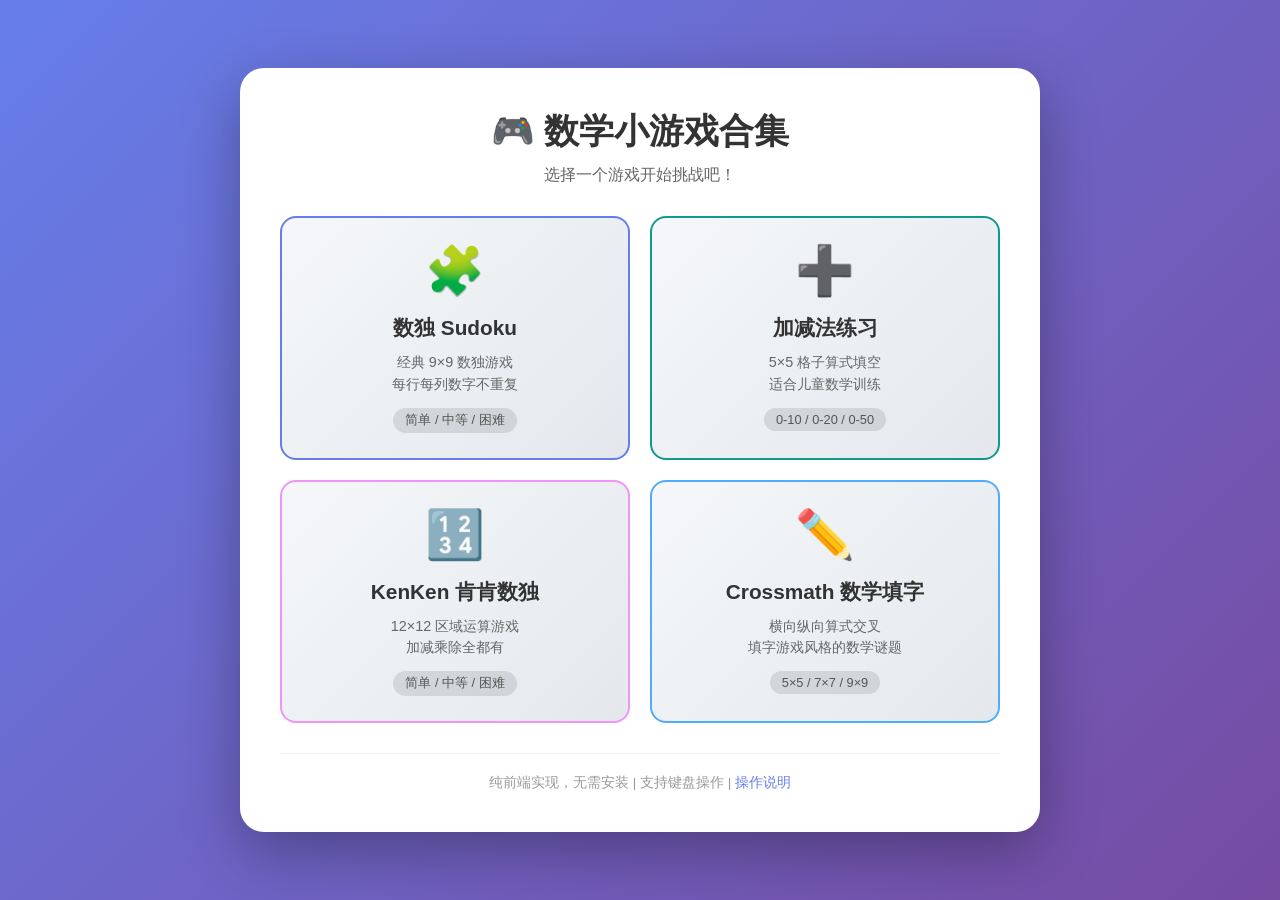
<file: index.html>
<!DOCTYPE html>
<html lang="zh-CN">
<head>
    <meta charset="UTF-8">
    <meta name="viewport" content="width=device-width, initial-scale=1.0">
    <title>数学小游戏合集</title>
    <style>
        * {
            margin: 0;
            padding: 0;
            box-sizing: border-box;
        }

        body {
            font-family: 'Segoe UI', 'PingFang SC', 'Microsoft YaHei', sans-serif;
            min-height: 100vh;
            background: linear-gradient(135deg, #667eea 0%, #764ba2 100%);
            display: flex;
            justify-content: center;
            align-items: center;
            padding: 20px;
        }

        .container {
            background: white;
            border-radius: 24px;
            padding: 40px;
            box-shadow: 0 20px 60px rgba(0, 0, 0, 0.3);
            text-align: center;
            max-width: 800px;
            width: 100%;
        }

        h1 {
            color: #333;
            font-size: 2.2rem;
            margin-bottom: 10px;
        }

        .subtitle {
            color: #666;
            font-size: 1rem;
            margin-bottom: 30px;
        }

        .games-grid {
            display: grid;
            grid-template-columns: repeat(2, 1fr);
            gap: 20px;
            margin-bottom: 30px;
        }

        .game-card {
            background: linear-gradient(135deg, #f5f7fa 0%, #e4e8ec 100%);
            border-radius: 16px;
            padding: 25px;
            cursor: pointer;
            transition: all 0.3s ease;
            border: 2px solid transparent;
            text-decoration: none;
            color: inherit;
        }

        .game-card:hover {
            transform: translateY(-5px);
            box-shadow: 0 10px 30px rgba(0, 0, 0, 0.15);
        }

        .game-card:nth-child(1) { border-color: #667eea; }
        .game-card:nth-child(1):hover { background: linear-gradient(135deg, #667eea 0%, #764ba2 100%); }
        .game-card:nth-child(1):hover * { color: white; }

        .game-card:nth-child(2) { border-color: #11998e; }
        .game-card:nth-child(2):hover { background: linear-gradient(135deg, #11998e 0%, #38ef7d 100%); }
        .game-card:nth-child(2):hover * { color: white; }

        .game-card:nth-child(3) { border-color: #f093fb; }
        .game-card:nth-child(3):hover { background: linear-gradient(135deg, #f093fb 0%, #f5576c 100%); }
        .game-card:nth-child(3):hover * { color: white; }

        .game-card:nth-child(4) { border-color: #4facfe; }
        .game-card:nth-child(4):hover { background: linear-gradient(135deg, #4facfe 0%, #00f2fe 100%); }
        .game-card:nth-child(4):hover * { color: white; }

        .game-icon {
            font-size: 3rem;
            margin-bottom: 15px;
        }

        .game-card h2 {
            color: #333;
            font-size: 1.3rem;
            margin-bottom: 10px;
        }

        .game-card p {
            color: #666;
            font-size: 0.9rem;
            line-height: 1.5;
        }

        .game-card .difficulty {
            display: inline-block;
            background: rgba(0, 0, 0, 0.1);
            padding: 4px 12px;
            border-radius: 20px;
            font-size: 0.8rem;
            margin-top: 12px;
            color: #555;
        }

        .footer {
            color: #999;
            font-size: 0.85rem;
            padding-top: 20px;
            border-top: 1px solid #eee;
        }

        .footer a {
            color: #667eea;
            text-decoration: none;
        }

        @media (max-width: 600px) {
            .container {
                padding: 25px;
            }

            h1 {
                font-size: 1.6rem;
            }

            .games-grid {
                grid-template-columns: 1fr;
            }

            .game-card {
                padding: 20px;
            }

            .game-icon {
                font-size: 2.5rem;
            }
        }
    </style>
</head>
<body>
    <div class="container">
        <h1>🎮 数学小游戏合集</h1>
        <p class="subtitle">选择一个游戏开始挑战吧！</p>

        <div class="games-grid">
            <!-- 数独 -->
            <a href="sudoku.html" class="game-card">
                <div class="game-icon">🧩</div>
                <h2>数独 Sudoku</h2>
                <p>经典 9×9 数独游戏<br>每行每列数字不重复</p>
                <span class="difficulty">简单 / 中等 / 困难</span>
            </a>

            <!-- 加减法练习 -->
            <a href="math.html" class="game-card">
                <div class="game-icon">➕</div>
                <h2>加减法练习</h2>
                <p>5×5 格子算式填空<br>适合儿童数学训练</p>
                <span class="difficulty">0-10 / 0-20 / 0-50</span>
            </a>

            <!-- KenKen -->
            <a href="kenken.html" class="game-card">
                <div class="game-icon">🔢</div>
                <h2>KenKen 肯肯数独</h2>
                <p>12×12 区域运算游戏<br>加减乘除全都有</p>
                <span class="difficulty">简单 / 中等 / 困难</span>
            </a>

            <!-- Crossmath -->
            <a href="crossmath.html" class="game-card">
                <div class="game-icon">✏️</div>
                <h2>Crossmath 数学填字</h2>
                <p>横向纵向算式交叉<br>填字游戏风格的数学谜题</p>
                <span class="difficulty">5×5 / 7×7 / 9×9</span>
            </a>
        </div>

        <div class="footer">
            <p>纯前端实现，无需安装 | 支持键盘操作 | <a href="#" onclick="showHelp(); return false;">操作说明</a></p>
        </div>
    </div>

    <script>
        function showHelp() {
            alert('🎮 操作说明：\n\n' +
                '🖱️ 鼠标操作：\n' +
                '• 点击格子选中\n' +
                '• 点击数字面板填入\n\n' +
                '⌨️ 键盘操作：\n' +
                '• 数字键 1-9：填入数字\n' +
                '• 方向键：移动选择\n' +
                '• 退格/删除键：清除\n\n' +
                '祝你游戏愉快！');
        }

        // 添加键盘快捷键
        document.addEventListener('keydown', (e) => {
            const key = e.key;
            if (key >= '1' && key <= '4') {
                const games = ['sudoku.html', 'math.html', 'kenken.html', 'crossmath.html'];
                window.location.href = games[parseInt(key) - 1];
            }
        });
    </script>
</body>
</html>
</file>
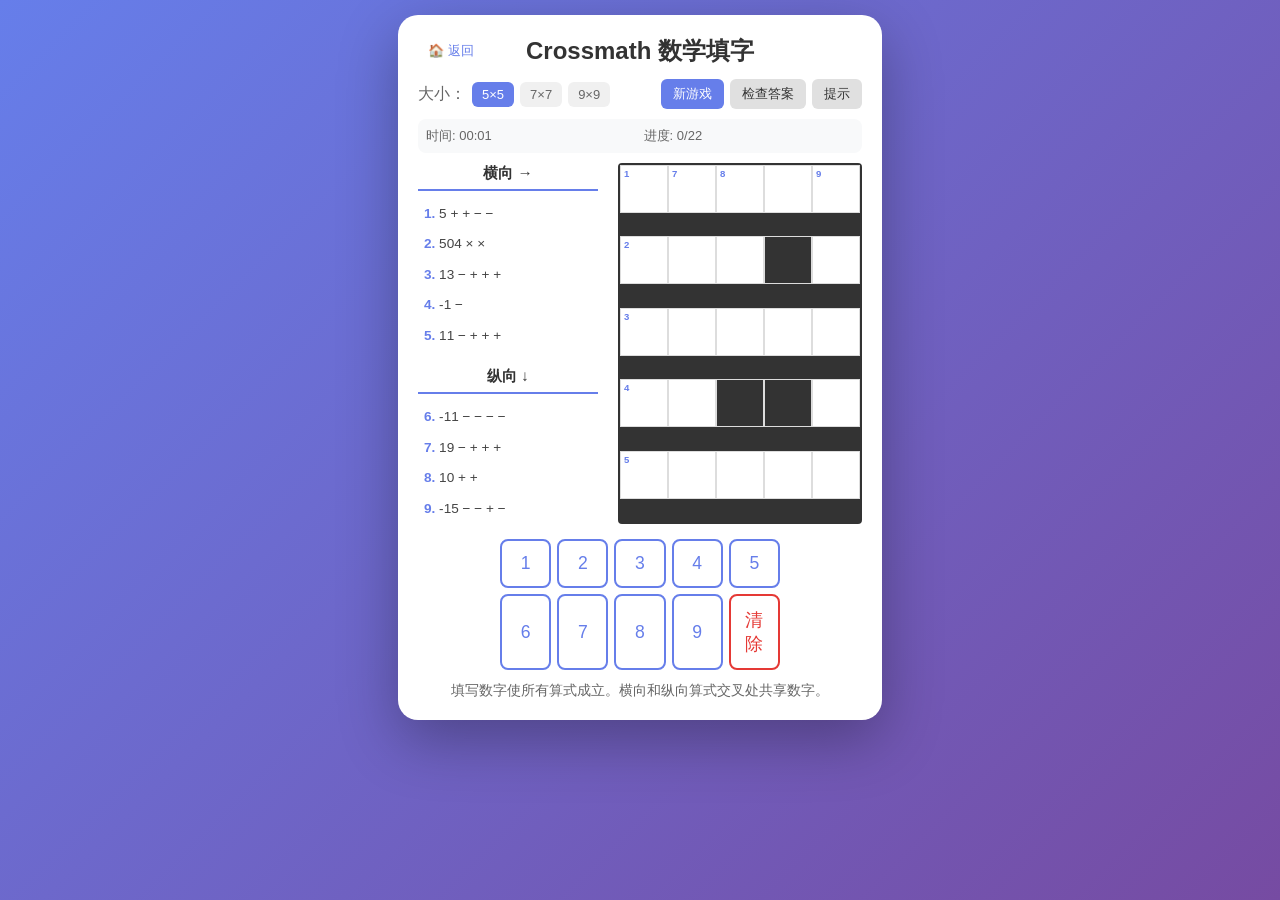
<file: crossmath.html>
<!DOCTYPE html>
<html lang="zh-CN">
<head>
    <meta charset="UTF-8">
    <meta name="viewport" content="width=device-width, initial-scale=1.0">
    <title>Crossmath 数学填字</title>
    <link rel="stylesheet" href="css/crossmath.css">
</head>
<body>
    <div class="container">
        <div class="header-row">
            <a href="home.html" class="back-btn">🏠 返回</a>
            <h1>Crossmath 数学填字</h1>
        </div>

        <!-- 控制面板 -->
        <div class="controls">
            <div class="size-selector">
                <label>大小：</label>
                <button class="btn btn-size active" data-size="5">5×5</button>
                <button class="btn btn-size" data-size="7">7×7</button>
                <button class="btn btn-size" data-size="9">9×9</button>
            </div>
            <div class="actions">
                <button class="btn btn-primary" id="newGame">新游戏</button>
                <button class="btn btn-secondary" id="checkBtn">检查答案</button>
                <button class="btn btn-secondary" id="hintBtn">提示</button>
            </div>
        </div>

        <!-- 游戏信息 -->
        <div class="game-info">
            <span id="timer">时间: 00:00</span>
            <span id="progress">进度: 0/0</span>
            <span id="status"></span>
        </div>

        <!-- 游戏主区域 -->
        <div class="game-area">
            <!-- 横向提示 -->
            <div class="clues-container">
                <div class="clues-section">
                    <h3>横向 →</h3>
                    <div class="clues-list" id="acrossClues"></div>
                </div>
                <div class="clues-section">
                    <h3>纵向 ↓</h3>
                    <div class="clues-list" id="downClues"></div>
                </div>
            </div>

            <!-- 网格 -->
            <div class="crossmath-board" id="board"></div>
        </div>

        <!-- 数字选择面板 -->
        <div class="number-pad" id="numberPad">
            <button class="num-btn" data-num="1">1</button>
            <button class="num-btn" data-num="2">2</button>
            <button class="num-btn" data-num="3">3</button>
            <button class="num-btn" data-num="4">4</button>
            <button class="num-btn" data-num="5">5</button>
            <button class="num-btn" data-num="6">6</button>
            <button class="num-btn" data-num="7">7</button>
            <button class="num-btn" data-num="8">8</button>
            <button class="num-btn" data-num="9">9</button>
            <button class="num-btn clear" data-num="0">清除</button>
        </div>

        <!-- 说明 -->
        <div class="instructions">
            <p>填写数字使所有算式成立。横向和纵向算式交叉处共享数字。</p>
        </div>
    </div>

    <script src="js/crossmath.js"></script>
</body>
</html>
</file>
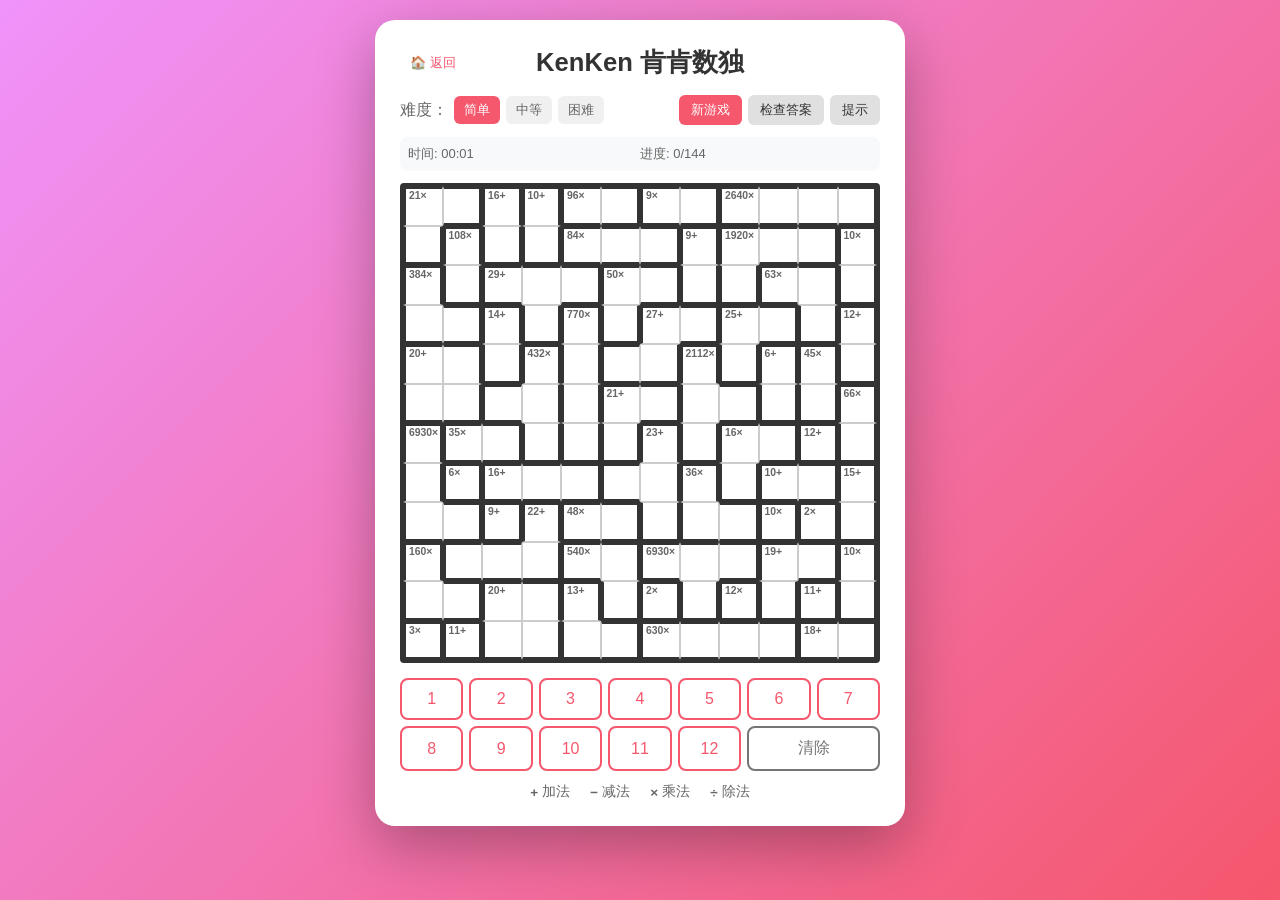
<file: kenken.html>
<!DOCTYPE html>
<html lang="zh-CN">
<head>
    <meta charset="UTF-8">
    <meta name="viewport" content="width=device-width, initial-scale=1.0">
    <title>KenKen 肯肯数独</title>
    <link rel="stylesheet" href="css/kenken.css">
</head>
<body>
    <div class="container">
        <div class="header-row">
            <a href="index.html" class="back-btn">🏠 返回</a>
            <h1>KenKen 肯肯数独</h1>
        </div>

        <!-- 控制面板 -->
        <div class="controls">
            <div class="difficulty">
                <label>难度：</label>
                <button class="btn btn-difficulty active" data-difficulty="easy">简单</button>
                <button class="btn btn-difficulty" data-difficulty="medium">中等</button>
                <button class="btn btn-difficulty" data-difficulty="hard">困难</button>
            </div>
            <div class="actions">
                <button class="btn btn-primary" id="newGame">新游戏</button>
                <button class="btn btn-secondary" id="checkBtn">检查答案</button>
                <button class="btn btn-secondary" id="hintBtn">提示</button>
            </div>
        </div>

        <!-- 游戏信息 -->
        <div class="game-info">
            <span id="timer">时间: 00:00</span>
            <span id="progress">进度: 0/144</span>
            <span id="status"></span>
        </div>

        <!-- KenKen 网格 -->
        <div class="kenken-board" id="board">
            <!-- 12x12 网格将由 JavaScript 动态生成 -->
        </div>

        <!-- 数字选择面板 -->
        <div class="number-pad" id="numberPad">
            <button class="num-btn" data-num="1">1</button>
            <button class="num-btn" data-num="2">2</button>
            <button class="num-btn" data-num="3">3</button>
            <button class="num-btn" data-num="4">4</button>
            <button class="num-btn" data-num="5">5</button>
            <button class="num-btn" data-num="6">6</button>
            <button class="num-btn" data-num="7">7</button>
            <button class="num-btn" data-num="8">8</button>
            <button class="num-btn" data-num="9">9</button>
            <button class="num-btn" data-num="10">10</button>
            <button class="num-btn" data-num="11">11</button>
            <button class="num-btn" data-num="12">12</button>
            <button class="num-btn clear" data-num="0">清除</button>
        </div>

        <!-- 运算符说明 -->
        <div class="operators-info">
            <span class="op-info"><strong>+</strong> 加法</span>
            <span class="op-info"><strong>−</strong> 减法</span>
            <span class="op-info"><strong>×</strong> 乘法</span>
            <span class="op-info"><strong>÷</strong> 除法</span>
        </div>
    </div>

    <script src="js/kenken.js"></script>
</body>
</html>
</file>
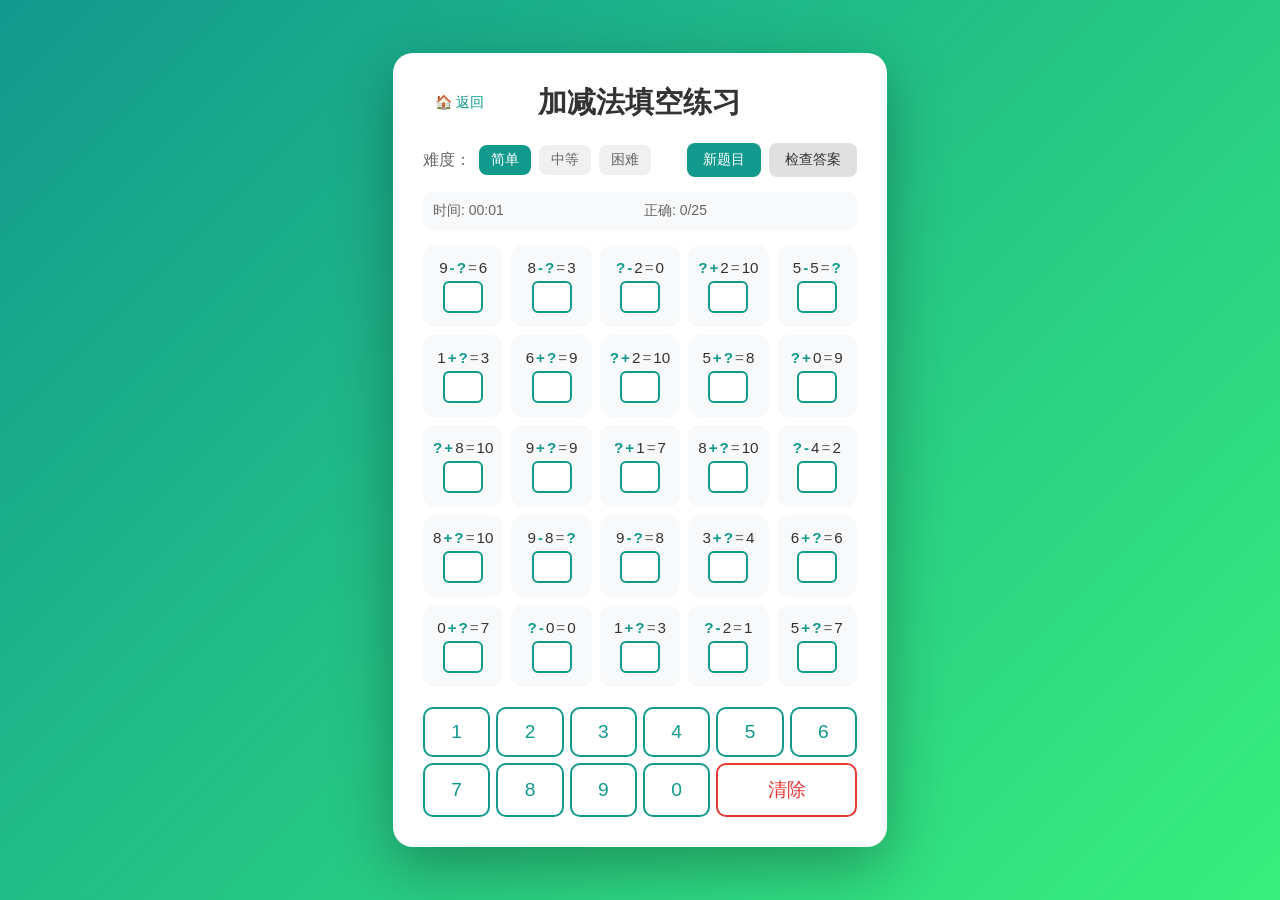
<file: math.html>
<!DOCTYPE html>
<html lang="zh-CN">
<head>
    <meta charset="UTF-8">
    <meta name="viewport" content="width=device-width, initial-scale=1.0">
    <title>加减法填空练习</title>
    <link rel="stylesheet" href="css/math.css">
</head>
<body>
    <div class="container">
        <div class="header-row">
            <a href="index.html" class="back-btn">🏠 返回</a>
            <h1>加减法填空练习</h1>
        </div>

        <!-- 控制面板 -->
        <div class="controls">
            <div class="difficulty">
                <label>难度：</label>
                <button class="btn btn-difficulty active" data-difficulty="easy">简单</button>
                <button class="btn btn-difficulty" data-difficulty="medium">中等</button>
                <button class="btn btn-difficulty" data-difficulty="hard">困难</button>
            </div>
            <div class="actions">
                <button class="btn btn-primary" id="newGame">新题目</button>
                <button class="btn btn-secondary" id="checkBtn">检查答案</button>
            </div>
        </div>

        <!-- 游戏信息 -->
        <div class="game-info">
            <span id="timer">时间: 00:00</span>
            <span id="score">正确: 0/25</span>
            <span id="status"></span>
        </div>

        <!-- 题目网格 -->
        <div class="math-board" id="board">
            <!-- 5x5 网格将由 JavaScript 动态生成 -->
        </div>

        <!-- 数字选择面板 -->
        <div class="number-pad" id="numberPad">
            <button class="num-btn" data-num="1">1</button>
            <button class="num-btn" data-num="2">2</button>
            <button class="num-btn" data-num="3">3</button>
            <button class="num-btn" data-num="4">4</button>
            <button class="num-btn" data-num="5">5</button>
            <button class="num-btn" data-num="6">6</button>
            <button class="num-btn" data-num="7">7</button>
            <button class="num-btn" data-num="8">8</button>
            <button class="num-btn" data-num="9">9</button>
            <button class="num-btn" data-num="0">0</button>
            <button class="num-btn clear" data-num="clear">清除</button>
        </div>
    </div>

    <script src="js/math.js"></script>
</body>
</html>
</file>
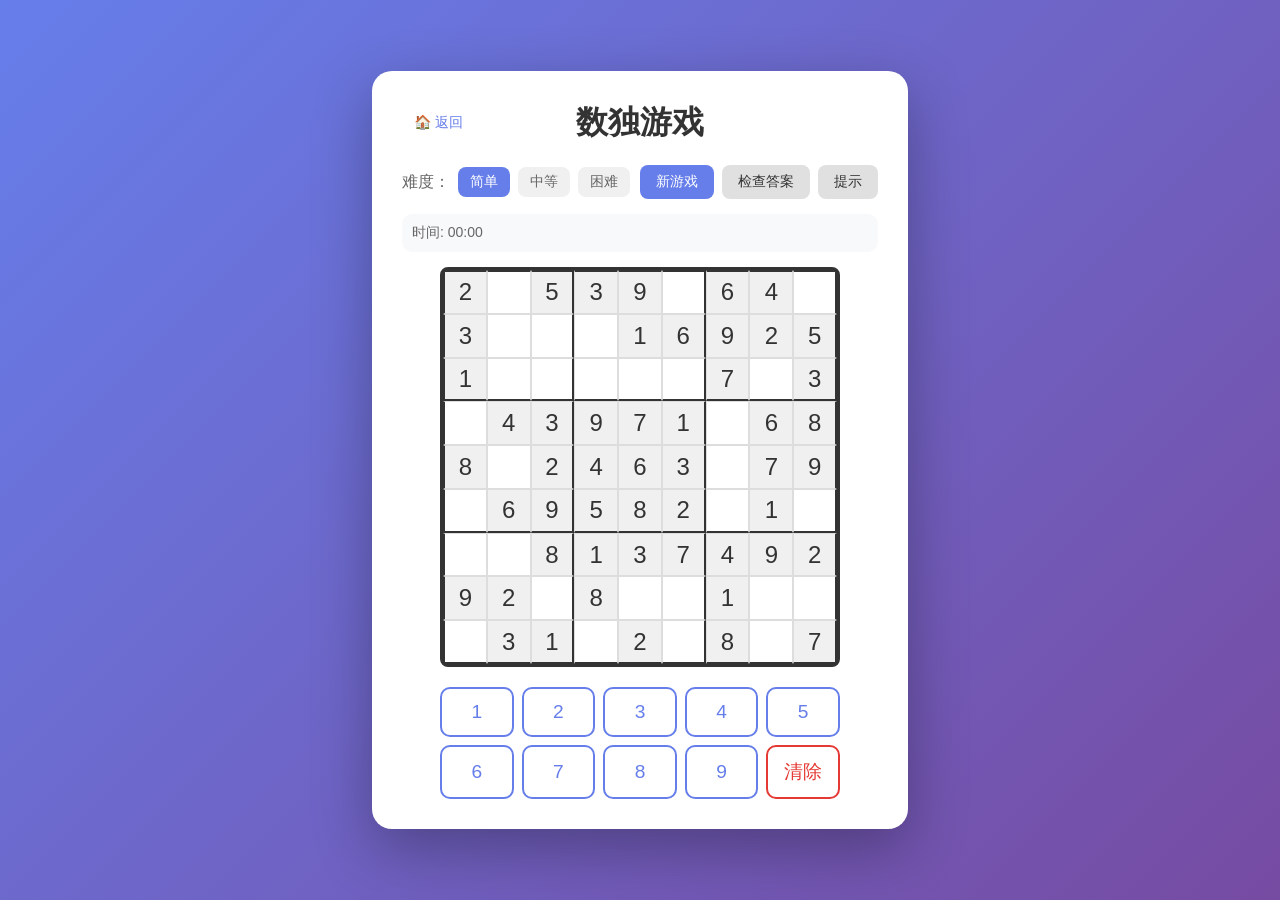
<file: sudoku.html>
<!DOCTYPE html>
<html lang="zh-CN">
<head>
    <meta charset="UTF-8">
    <meta name="viewport" content="width=device-width, initial-scale=1.0">
    <title>数独游戏</title>
    <link rel="stylesheet" href="css/style.css">
</head>
<body>
    <div class="container">
        <div class="header-row">
            <a href="index.html" class="back-btn">🏠 返回</a>
            <h1>数独游戏</h1>
        </div>

        <!-- 控制面板 -->
        <div class="controls">
            <div class="difficulty">
                <label>难度：</label>
                <button class="btn btn-difficulty active" data-difficulty="easy">简单</button>
                <button class="btn btn-difficulty" data-difficulty="medium">中等</button>
                <button class="btn btn-difficulty" data-difficulty="hard">困难</button>
            </div>
            <div class="actions">
                <button class="btn btn-primary" id="newGame">新游戏</button>
                <button class="btn btn-secondary" id="checkBtn">检查答案</button>
                <button class="btn btn-secondary" id="hintBtn">提示</button>
            </div>
        </div>

        <!-- 游戏信息 -->
        <div class="game-info">
            <span id="timer">时间: 00:00</span>
            <span id="status"></span>
        </div>

        <!-- 数独网格 -->
        <div class="sudoku-board" id="board">
            <!-- 9x9 网格将由 JavaScript 动态生成 -->
        </div>

        <!-- 数字选择面板 -->
        <div class="number-pad" id="numberPad">
            <button class="num-btn" data-num="1">1</button>
            <button class="num-btn" data-num="2">2</button>
            <button class="num-btn" data-num="3">3</button>
            <button class="num-btn" data-num="4">4</button>
            <button class="num-btn" data-num="5">5</button>
            <button class="num-btn" data-num="6">6</button>
            <button class="num-btn" data-num="7">7</button>
            <button class="num-btn" data-num="8">8</button>
            <button class="num-btn" data-num="9">9</button>
            <button class="num-btn clear" data-num="0">清除</button>
        </div>
    </div>

    <script src="js/sudoku.js"></script>
    <script src="js/game.js"></script>
</body>
</html>
</file>
<file: css/crossmath.css>
/* 基础样式 */
* {
    margin: 0;
    padding: 0;
    box-sizing: border-box;
}

body {
    font-family: 'Segoe UI', 'PingFang SC', 'Microsoft YaHei', sans-serif;
    background: linear-gradient(135deg, #667eea 0%, #764ba2 100%);
    min-height: 100vh;
    display: flex;
    justify-content: center;
    align-items: flex-start;
    padding: 15px;
}

.container {
    background: white;
    border-radius: 20px;
    padding: 20px;
    box-shadow: 0 20px 60px rgba(0, 0, 0, 0.3);
    text-align: center;
    max-width: 100%;
}

.header-row {
    display: flex;
    align-items: center;
    justify-content: center;
    margin-bottom: 12px;
    position: relative;
}

.back-btn {
    position: absolute;
    left: 0;
    text-decoration: none;
    color: #667eea;
    font-size: 13px;
    padding: 5px 10px;
    border-radius: 6px;
    transition: all 0.3s ease;
}

.back-btn:hover {
    background: #667eea;
    color: white;
}

h1 {
    color: #333;
    margin-bottom: 0;
    font-size: 1.5rem;
}

/* 控制面板 */
.controls {
    display: flex;
    flex-wrap: wrap;
    justify-content: space-between;
    align-items: center;
    margin-bottom: 10px;
    gap: 8px;
}

.size-selector {
    display: flex;
    align-items: center;
    gap: 6px;
}

.size-selector label {
    color: #666;
    font-weight: 500;
}

.actions {
    display: flex;
    gap: 6px;
}

/* 按钮样式 */
.btn {
    padding: 6px 12px;
    border: none;
    border-radius: 6px;
    cursor: pointer;
    font-size: 13px;
    transition: all 0.3s ease;
}

.btn-primary {
    background: #667eea;
    color: white;
}

.btn-primary:hover {
    background: #5a6fd6;
}

.btn-secondary {
    background: #e0e0e0;
    color: #333;
}

.btn-secondary:hover {
    background: #d0d0d0;
}

.btn-size {
    background: #f0f0f0;
    color: #666;
    padding: 5px 10px;
}

.btn-size:hover {
    background: #e0e0e0;
}

.btn-size.active {
    background: #667eea;
    color: white;
}

/* 游戏信息 */
.game-info {
    display: flex;
    justify-content: space-between;
    margin-bottom: 10px;
    padding: 8px;
    background: #f8f9fa;
    border-radius: 8px;
    color: #666;
    font-size: 13px;
    gap: 8px;
}

#status {
    color: #667eea;
    font-weight: 500;
}

/* 游戏主区域 */
.game-area {
    display: flex;
    justify-content: center;
    gap: 20px;
    margin-bottom: 15px;
    flex-wrap: wrap;
}

/* 提示区域 */
.clues-container {
    display: flex;
    flex-direction: column;
    gap: 15px;
    min-width: 180px;
    max-width: 220px;
}

.clues-section h3 {
    color: #333;
    font-size: 0.95rem;
    margin-bottom: 8px;
    padding-bottom: 5px;
    border-bottom: 2px solid #667eea;
}

.clues-list {
    text-align: left;
    font-size: 0.85rem;
    color: #444;
    line-height: 1.8;
}

.clue-item {
    padding: 3px 6px;
    border-radius: 4px;
    cursor: pointer;
    transition: background 0.2s;
}

.clue-item:hover {
    background: #f0f0f0;
}

.clue-item.active {
    background: #e3f2fd;
}

.clue-item.solved {
    color: #4caf50;
}

.clue-number {
    font-weight: bold;
    color: #667eea;
}

/* Crossmath 网格 */
.crossmath-board {
    display: grid;
    gap: 0;
    border: 2px solid #333;
    background: #333;
    border-radius: 4px;
}

/* 单元格 */
.cell {
    width: 48px;
    height: 48px;
    display: flex;
    flex-direction: column;
    justify-content: center;
    align-items: center;
    background: white;
    cursor: pointer;
    position: relative;
    border: 1px solid #ddd;
}

/* 黑色格子 */
.cell.blocked {
    background: #333;
    cursor: default;
}

/* 单元格状态 */
.cell.selected {
    background: #fff3e0;
}

.cell.highlighted {
    background: #e8f5e9;
}

.cell.correct {
    background: #c8e6c9;
}

.cell.error {
    background: #ffcdd2;
}

.cell:hover:not(.blocked) {
    background: #f5f5f5;
}

/* 算式编号 */
.cell .equation-number {
    position: absolute;
    top: 2px;
    left: 3px;
    font-size: 0.6rem;
    font-weight: bold;
    color: #667eea;
}

/* 数字显示 */
.cell .value {
    font-size: 1.3rem;
    font-weight: 600;
    color: #333;
}

/* 数字选择面板 */
.number-pad {
    display: grid;
    grid-template-columns: repeat(5, 1fr);
    gap: 6px;
    max-width: 280px;
    margin: 0 auto 12px;
}

.num-btn {
    padding: 12px;
    font-size: 1.1rem;
    font-weight: 500;
    border: 2px solid #667eea;
    border-radius: 8px;
    background: white;
    color: #667eea;
    cursor: pointer;
    transition: all 0.2s ease;
}

.num-btn:hover {
    background: #667eea;
    color: white;
}

.num-btn.clear {
    border-color: #e53935;
    color: #e53935;
}

.num-btn.clear:hover {
    background: #e53935;
    color: white;
}

/* 说明 */
.instructions {
    color: #666;
    font-size: 0.85rem;
    margin-top: 10px;
}

/* 响应式设计 */
@media (max-width: 700px) {
    .container {
        padding: 15px;
    }

    .game-area {
        flex-direction: column;
        align-items: center;
    }

    .clues-container {
        flex-direction: row;
        max-width: 100%;
        min-width: auto;
        gap: 20px;
    }

    .clues-section {
        flex: 1;
    }

    .cell {
        width: 40px;
        height: 40px;
    }

    .cell .value {
        font-size: 1.1rem;
    }

    .controls {
        flex-direction: column;
        align-items: flex-start;
    }

    .number-pad {
        grid-template-columns: repeat(5, 1fr);
        max-width: 240px;
    }

    .num-btn {
        padding: 10px;
        font-size: 1rem;
    }
}

/* 完成动画 */
@keyframes celebrate {
    0%, 100% { transform: scale(1); }
    50% { transform: scale(1.02); }
}

.celebrate {
    animation: celebrate 0.5s ease-in-out 3;
}
</file>
<file: css/kenken.css>
/* 基础样式 */
* {
    margin: 0;
    padding: 0;
    box-sizing: border-box;
}

body {
    font-family: 'Segoe UI', 'PingFang SC', 'Microsoft YaHei', sans-serif;
    background: linear-gradient(135deg, #f093fb 0%, #f5576c 100%);
    min-height: 100vh;
    display: flex;
    justify-content: center;
    align-items: flex-start;
    padding: 20px;
}

.container {
    background: white;
    border-radius: 20px;
    padding: 25px;
    box-shadow: 0 20px 60px rgba(0, 0, 0, 0.3);
    text-align: center;
    max-width: 100%;
    overflow-x: auto;
}

.header-row {
    display: flex;
    align-items: center;
    justify-content: center;
    margin-bottom: 15px;
    position: relative;
}

.back-btn {
    position: absolute;
    left: 0;
    text-decoration: none;
    color: #f5576c;
    font-size: 13px;
    padding: 5px 10px;
    border-radius: 6px;
    transition: all 0.3s ease;
}

.back-btn:hover {
    background: #f5576c;
    color: white;
}

h1 {
    color: #333;
    margin-bottom: 0;
    font-size: 1.6rem;
}

/* 控制面板 */
.controls {
    display: flex;
    flex-wrap: wrap;
    justify-content: space-between;
    align-items: center;
    margin-bottom: 12px;
    gap: 10px;
}

.difficulty {
    display: flex;
    align-items: center;
    gap: 6px;
}

.difficulty label {
    color: #666;
    font-weight: 500;
}

.actions {
    display: flex;
    gap: 6px;
}

/* 按钮样式 */
.btn {
    padding: 6px 12px;
    border: none;
    border-radius: 6px;
    cursor: pointer;
    font-size: 13px;
    transition: all 0.3s ease;
}

.btn-primary {
    background: #f5576c;
    color: white;
}

.btn-primary:hover {
    background: #e04858;
}

.btn-secondary {
    background: #e0e0e0;
    color: #333;
}

.btn-secondary:hover {
    background: #d0d0d0;
}

.btn-difficulty {
    background: #f0f0f0;
    color: #666;
    padding: 5px 10px;
}

.btn-difficulty:hover {
    background: #e0e0e0;
}

.btn-difficulty.active {
    background: #f5576c;
    color: white;
}

/* 游戏信息 */
.game-info {
    display: flex;
    justify-content: space-between;
    margin-bottom: 12px;
    padding: 8px;
    background: #f8f9fa;
    border-radius: 8px;
    color: #666;
    font-size: 13px;
    gap: 8px;
}

#status {
    color: #f5576c;
    font-weight: 500;
}

/* KenKen 网格 */
.kenken-board {
    display: grid;
    grid-template-columns: repeat(12, 1fr);
    grid-template-rows: repeat(12, 1fr);
    width: 480px;
    height: 480px;
    margin: 0 auto 15px;
    border: 3px solid #333;
    border-radius: 4px;
    background: white;
}

.cell {
    display: flex;
    flex-direction: column;
    justify-content: center;
    align-items: center;
    font-size: 1.1rem;
    font-weight: 500;
    cursor: pointer;
    border: 1px solid #ccc;
    transition: background-color 0.15s ease;
    position: relative;
    background: white;
}

/* 区域目标提示（左上角） */
.cell .cage-target {
    position: absolute;
    top: 2px;
    left: 3px;
    font-size: 0.65rem;
    font-weight: bold;
    color: #666;
    line-height: 1;
}

/* 单元格状态 */
.cell.selected {
    background: #fff3e0;
}

.cell.highlighted {
    background: #fce4ec;
}

.cell.conflict {
    background: #ffcdd2;
    color: #c62828;
}

.cell.correct {
    background: #c8e6c9;
}

.cell:hover:not(.correct):not(.conflict) {
    background: #f5f5f5;
}

/* 数字显示 */
.cell .value {
    font-size: 1.1rem;
    font-weight: 600;
    color: #333;
}

/* 数字选择面板 */
.number-pad {
    display: grid;
    grid-template-columns: repeat(7, 1fr);
    gap: 6px;
    max-width: 480px;
    margin: 0 auto 12px;
}

.num-btn {
    padding: 10px 5px;
    font-size: 1rem;
    font-weight: 500;
    border: 2px solid #f5576c;
    border-radius: 8px;
    background: white;
    color: #f5576c;
    cursor: pointer;
    transition: all 0.2s ease;
}

.num-btn:hover {
    background: #f5576c;
    color: white;
}

.num-btn.clear {
    border-color: #757575;
    color: #757575;
    grid-column: span 2;
}

.num-btn.clear:hover {
    background: #757575;
    color: white;
}

/* 运算符说明 */
.operators-info {
    display: flex;
    justify-content: center;
    gap: 20px;
    color: #666;
    font-size: 0.85rem;
}

.op-info {
    display: flex;
    align-items: center;
    gap: 4px;
}

/* 区域边框样式 - 通过 JS 动态添加 */
.cell[data-border-top="true"] {
    border-top: 3px solid #333;
}

.cell[data-border-right="true"] {
    border-right: 3px solid #333;
}

.cell[data-border-bottom="true"] {
    border-bottom: 3px solid #333;
}

.cell[data-border-left="true"] {
    border-left: 3px solid #333;
}

/* 响应式设计 */
@media (max-width: 520px) {
    .container {
        padding: 15px;
    }

    .kenken-board {
        width: 340px;
        height: 340px;
    }

    .cell {
        font-size: 0.9rem;
    }

    .cell .cage-target {
        font-size: 0.55rem;
    }

    .cell .value {
        font-size: 0.9rem;
    }

    .controls {
        flex-direction: column;
        align-items: flex-start;
    }

    .number-pad {
        grid-template-columns: repeat(7, 1fr);
        max-width: 340px;
    }

    .num-btn {
        padding: 8px 4px;
        font-size: 0.85rem;
    }
}

/* 完成动画 */
@keyframes celebrate {
    0%, 100% { transform: scale(1); }
    50% { transform: scale(1.02); }
}

.celebrate {
    animation: celebrate 0.5s ease-in-out 3;
}
</file>
<file: css/math.css>
/* 基础样式 */
* {
    margin: 0;
    padding: 0;
    box-sizing: border-box;
}

body {
    font-family: 'Segoe UI', 'PingFang SC', 'Microsoft YaHei', sans-serif;
    background: linear-gradient(135deg, #11998e 0%, #38ef7d 100%);
    min-height: 100vh;
    display: flex;
    justify-content: center;
    align-items: center;
    padding: 20px;
}

.container {
    background: white;
    border-radius: 20px;
    padding: 30px;
    box-shadow: 0 20px 60px rgba(0, 0, 0, 0.3);
    text-align: center;
    min-width: fit-content;
    width: fit-content;
    max-width: 100%;
    margin: 0 auto;
}

.header-row {
    display: flex;
    align-items: center;
    justify-content: center;
    margin-bottom: 20px;
    position: relative;
}

.back-btn {
    position: absolute;
    left: 0;
    text-decoration: none;
    color: #11998e;
    font-size: 14px;
    padding: 6px 12px;
    border-radius: 6px;
    transition: all 0.3s ease;
}

.back-btn:hover {
    background: #11998e;
    color: white;
}

h1 {
    color: #333;
    margin-bottom: 0;
    font-size: 1.8rem;
}

/* 控制面板 */
.controls {
    display: flex;
    flex-wrap: wrap;
    justify-content: space-between;
    align-items: center;
    margin-bottom: 15px;
    gap: 10px;
}

.difficulty {
    display: flex;
    align-items: center;
    gap: 8px;
}

.difficulty label {
    color: #666;
    font-weight: 500;
}

.actions {
    display: flex;
    gap: 8px;
}

/* 按钮样式 */
.btn {
    padding: 8px 16px;
    border: none;
    border-radius: 8px;
    cursor: pointer;
    font-size: 14px;
    transition: all 0.3s ease;
}

.btn-primary {
    background: #11998e;
    color: white;
}

.btn-primary:hover {
    background: #0d7a6e;
}

.btn-secondary {
    background: #e0e0e0;
    color: #333;
}

.btn-secondary:hover {
    background: #d0d0d0;
}

.btn-difficulty {
    background: #f0f0f0;
    color: #666;
    padding: 6px 12px;
}

.btn-difficulty:hover {
    background: #e0e0e0;
}

.btn-difficulty.active {
    background: #11998e;
    color: white;
}

/* 游戏信息 */
.game-info {
    display: flex;
    justify-content: space-between;
    margin-bottom: 15px;
    padding: 10px;
    background: #f8f9fa;
    border-radius: 10px;
    color: #666;
    font-size: 14px;
    gap: 10px;
}

#status {
    color: #11998e;
    font-weight: 500;
}

/* 题目网格 */
.math-board {
    display: grid;
    grid-template-columns: repeat(5, minmax(80px, 1fr));
    gap: 8px;
    margin: 0 auto 20px;
    width: auto;
    max-width: 520px;
}

.math-cell {
    background: #f8f9fa;
    border-radius: 12px;
    padding: 12px 8px;
    display: flex;
    flex-direction: column;
    align-items: center;
    justify-content: center;
    cursor: pointer;
    transition: all 0.2s ease;
    min-height: 80px;
    min-width: 70px;
    border: 2px solid transparent;
}

.math-cell:hover {
    background: #e8f5e9;
}

.math-cell.selected {
    border-color: #11998e;
    background: #e8f5e9;
}

.math-cell.correct {
    background: #c8e6c9;
    border-color: #4caf50;
}

.math-cell.wrong {
    background: #ffcdd2;
    border-color: #e53935;
}

/* 算式样式 */
.equation {
    font-size: 0.95rem;
    color: #333;
    margin-bottom: 5px;
    display: flex;
    align-items: center;
    gap: 2px;
    flex-wrap: nowrap;
    white-space: nowrap;
}

.operator {
    color: #11998e;
    font-weight: bold;
}

.equals {
    color: #666;
}

/* 答案输入框 */
.answer-box {
    width: 40px;
    height: 32px;
    border: 2px solid #11998e;
    border-radius: 6px;
    font-size: 1.2rem;
    font-weight: bold;
    color: #11998e;
    background: white;
    display: flex;
    align-items: center;
    justify-content: center;
}

.answer-box.has-value {
    background: #e8f5e9;
}

/* 数字选择面板 */
.number-pad {
    display: grid;
    grid-template-columns: repeat(6, minmax(50px, 1fr));
    gap: 6px;
    width: auto;
    max-width: 520px;
    margin: 0 auto;
}

.num-btn {
    padding: 12px;
    font-size: 1.2rem;
    font-weight: 500;
    border: 2px solid #11998e;
    border-radius: 10px;
    background: white;
    color: #11998e;
    cursor: pointer;
    transition: all 0.2s ease;
}

.num-btn:hover {
    background: #11998e;
    color: white;
}

.num-btn.clear {
    border-color: #e53935;
    color: #e53935;
    grid-column: span 2;
}

.num-btn.clear:hover {
    background: #e53935;
    color: white;
}

/* 响应式设计 */
@media (max-width: 550px) {
    .container {
        padding: 15px;
    }

    .math-board {
        grid-template-columns: repeat(5, minmax(60px, 1fr));
        gap: 6px;
    }

    .math-cell {
        padding: 8px 6px;
        min-height: 65px;
        min-width: 60px;
    }

    .equation {
        font-size: 0.8rem;
    }

    .answer-box {
        width: 35px;
        height: 28px;
        font-size: 1rem;
    }

    .controls {
        flex-direction: column;
        align-items: flex-start;
    }

    .number-pad {
        grid-template-columns: repeat(6, minmax(40px, 1fr));
        gap: 4px;
    }

    .num-btn {
        padding: 8px 4px;
        font-size: 1rem;
    }
}

/* 完成动画 */
@keyframes celebrate {
    0%, 100% { transform: scale(1); }
    50% { transform: scale(1.02); }
}

.celebrate {
    animation: celebrate 0.5s ease-in-out 3;
}

/* 星星效果 */
.star {
    color: #ffc107;
    font-size: 1.5rem;
}
</file>
<file: css/style.css>
/* 基础样式 */
* {
    margin: 0;
    padding: 0;
    box-sizing: border-box;
}

body {
    font-family: 'Segoe UI', 'PingFang SC', 'Microsoft YaHei', sans-serif;
    background: linear-gradient(135deg, #667eea 0%, #764ba2 100%);
    min-height: 100vh;
    display: flex;
    justify-content: center;
    align-items: center;
    padding: 20px;
}

.container {
    background: white;
    border-radius: 20px;
    padding: 30px;
    box-shadow: 0 20px 60px rgba(0, 0, 0, 0.3);
    text-align: center;
}

.header-row {
    display: flex;
    align-items: center;
    justify-content: center;
    margin-bottom: 20px;
    position: relative;
}

.back-btn {
    position: absolute;
    left: 0;
    text-decoration: none;
    color: #667eea;
    font-size: 14px;
    padding: 6px 12px;
    border-radius: 6px;
    transition: all 0.3s ease;
}

.back-btn:hover {
    background: #667eea;
    color: white;
}

h1 {
    color: #333;
    margin-bottom: 0;
    font-size: 2rem;
}

/* 控制面板 */
.controls {
    display: flex;
    flex-wrap: wrap;
    justify-content: space-between;
    align-items: center;
    margin-bottom: 15px;
    gap: 10px;
}

.difficulty {
    display: flex;
    align-items: center;
    gap: 8px;
}

.difficulty label {
    color: #666;
    font-weight: 500;
}

.actions {
    display: flex;
    gap: 8px;
}

/* 按钮样式 */
.btn {
    padding: 8px 16px;
    border: none;
    border-radius: 8px;
    cursor: pointer;
    font-size: 14px;
    transition: all 0.3s ease;
}

.btn-primary {
    background: #667eea;
    color: white;
}

.btn-primary:hover {
    background: #5a6fd6;
}

.btn-secondary {
    background: #e0e0e0;
    color: #333;
}

.btn-secondary:hover {
    background: #d0d0d0;
}

.btn-difficulty {
    background: #f0f0f0;
    color: #666;
    padding: 6px 12px;
}

.btn-difficulty:hover {
    background: #e0e0e0;
}

.btn-difficulty.active {
    background: #667eea;
    color: white;
}

/* 游戏信息 */
.game-info {
    display: flex;
    justify-content: space-between;
    margin-bottom: 15px;
    padding: 10px;
    background: #f8f9fa;
    border-radius: 10px;
    color: #666;
    font-size: 14px;
}

#status {
    color: #667eea;
    font-weight: 500;
}

/* 数独网格 */
.sudoku-board {
    display: grid;
    grid-template-columns: repeat(9, 1fr);
    grid-template-rows: repeat(9, 1fr);
    width: 400px;
    height: 400px;
    margin: 0 auto;
    border: 3px solid #333;
    border-radius: 8px;
    background: white;
}

.cell {
    display: flex;
    justify-content: center;
    align-items: center;
    font-size: 1.5rem;
    font-weight: 500;
    cursor: pointer;
    border: 1px solid #ddd;
    transition: background-color 0.2s ease;
}

/* 3x3 宫格边框 */
.cell:nth-child(3n) {
    border-right: 2px solid #333;
}

.cell:nth-child(n+19):nth-child(-n+27),
.cell:nth-child(n+46):nth-child(-n+54) {
    border-bottom: 2px solid #333;
}

.cell:nth-child(9n+1) {
    border-left: 2px solid #333;
}

.cell:nth-child(-n+9) {
    border-top: 2px solid #333;
}

.cell:nth-child(n+73) {
    border-bottom: 2px solid #333;
}

/* 单元格状态 */
.cell.fixed {
    background: #f0f0f0;
    color: #333;
    cursor: default;
}

.cell.editable {
    color: #667eea;
}

.cell.selected {
    background: #e3f2fd;
}

.cell.highlighted {
    background: #f5f5f5;
}

.cell.error {
    background: #ffebee;
    color: #e53935;
}

.cell:hover:not(.fixed) {
    background: #f0f7ff;
}

/* 数字选择面板 */
.number-pad {
    display: grid;
    grid-template-columns: repeat(5, 1fr);
    gap: 8px;
    margin-top: 20px;
    max-width: 400px;
    margin-left: auto;
    margin-right: auto;
}

.num-btn {
    padding: 12px;
    font-size: 1.2rem;
    font-weight: 500;
    border: 2px solid #667eea;
    border-radius: 10px;
    background: white;
    color: #667eea;
    cursor: pointer;
    transition: all 0.2s ease;
}

.num-btn:hover {
    background: #667eea;
    color: white;
}

.num-btn.clear {
    border-color: #e53935;
    color: #e53935;
}

.num-btn.clear:hover {
    background: #e53935;
    color: white;
}

/* 响应式设计 */
@media (max-width: 500px) {
    .container {
        padding: 20px;
    }

    .sudoku-board {
        width: 320px;
        height: 320px;
    }

    .cell {
        font-size: 1.2rem;
    }

    .controls {
        flex-direction: column;
        align-items: flex-start;
    }

    .number-pad {
        grid-template-columns: repeat(5, 1fr);
        max-width: 320px;
    }
}

/* 完成动画 */
@keyframes celebrate {
    0%, 100% { transform: scale(1); }
    50% { transform: scale(1.05); }
}

.celebrate {
    animation: celebrate 0.5s ease-in-out 3;
}
</file>
